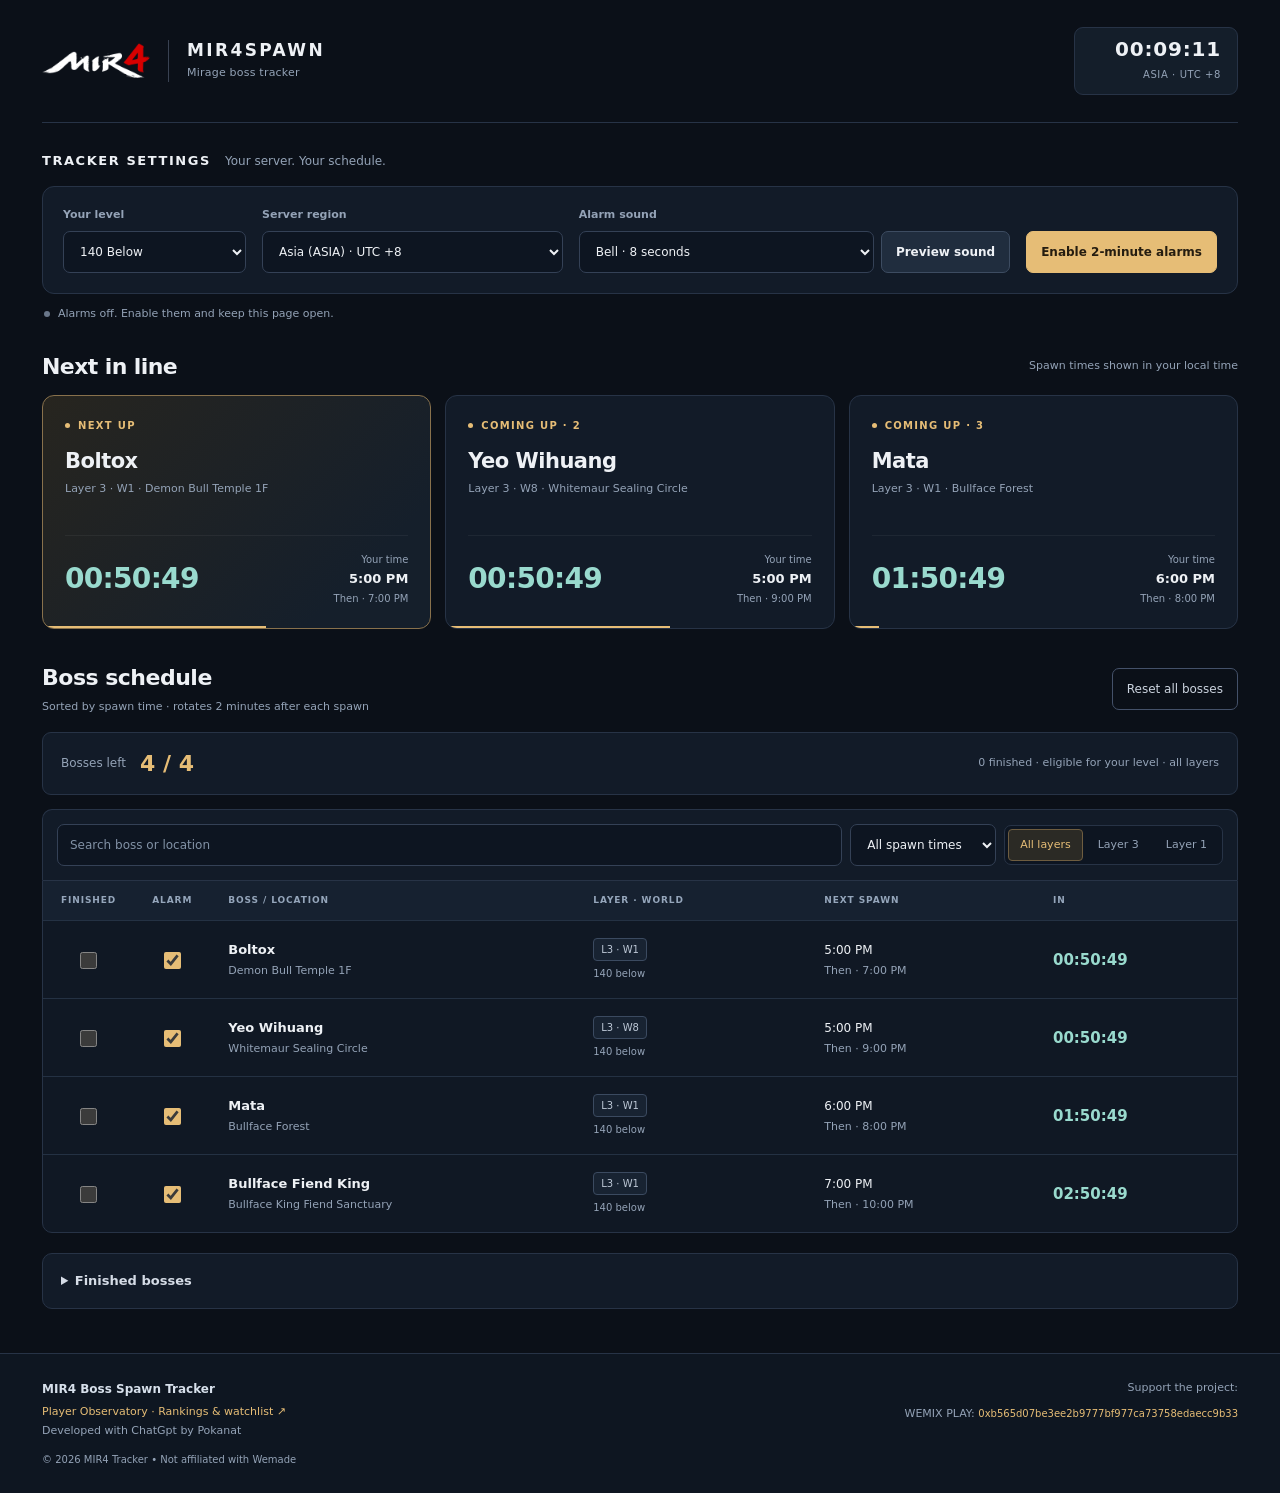
<file: docs/index.html>
<!doctype html>
<html lang="en">
<head>
  <meta charset="utf-8">
  <meta name="viewport" content="width=device-width, initial-scale=1">
  <meta name="theme-color" content="#0a1424">
  <meta name="description" content="MIR4 Mirage boss spawn countdowns and two-minute browser alarms.">
  <title>Mir4Spawn — Mirage boss timers</title>
  <link rel="icon" type="image/png" href="[data-uri]">
  <style>
:root{color-scheme:dark;--bg:#0b1018;--panel:#121b28;--panel2:#192536;--line:#273346;--text:#eef1f5;--muted:#94a3b7;--gold:#e6bd76;--cyan:#99dace;--green:#99dace;--red:#ff9b92;font-family:Inter,ui-sans-serif,system-ui,-apple-system,BlinkMacSystemFont,"Segoe UI",sans-serif}
*{box-sizing:border-box}body{margin:0;background:var(--bg);color:var(--text);font-size:15px;line-height:1.5}button,input,select{font:inherit}button,select,input{color:inherit}button{cursor:pointer}button,input,select,a,summary{-webkit-tap-highlight-color:transparent}button:focus-visible,input:focus-visible,select:focus-visible,a:focus-visible,summary:focus-visible{outline:2px solid var(--gold);outline-offset:4px}a{color:var(--gold);text-decoration:none}button{transition:background .15s,border-color .15s,transform .15s}button:active{transform:translateY(1px)}.shell{max-width:1260px;margin:auto;padding:0 32px 44px}
.top{display:flex;align-items:center;justify-content:space-between;gap:24px;padding:27px 0;border-bottom:1px solid var(--line)}.brand{display:flex;align-items:center;gap:18px}.mir4-logo{width:108px;height:auto;object-fit:contain;flex-shrink:0}.brand>div{border-left:1px solid #394252;padding-left:18px}.brand h1{font-size:17px;letter-spacing:.14em;line-height:1.2;text-transform:uppercase;margin:0;font-weight:750}.brand small{display:block;color:var(--muted);font-size:11px;margin-top:5px;letter-spacing:.02em}.clock{background:#141e2a;border:1px solid var(--line);border-radius:9px;padding:9px 16px;min-width:164px;text-align:right;font-variant-numeric:tabular-nums}.clock strong{font-size:20px;letter-spacing:.04em;font-weight:600;display:block;line-height:1.25}.clock span{color:var(--muted);font-size:10px;letter-spacing:.06em}
.heading{margin:28px 0 0}.heading-copy{display:flex;align-items:baseline;gap:14px;margin-bottom:16px}.heading h2{font-size:13px;text-transform:uppercase;letter-spacing:.12em;margin:0;font-weight:650}.heading p{margin:0;color:var(--muted);font-size:12px}.settings{display:grid;grid-template-columns:minmax(110px,.7fr) minmax(180px,1.15fr) minmax(270px,1.65fr) auto;align-items:end;gap:16px;padding:20px;background:var(--panel);border:1px solid var(--line);border-radius:12px}.setting-field{display:flex;flex-direction:column;gap:7px;min-width:0}.settings label{font-size:11px;font-weight:600;color:var(--muted)}.settings select,.search,.spawn-window{background:#0d1521;border:1px solid #344156;border-radius:7px;padding:10px 12px;color:var(--text);min-height:42px}.settings select{width:100%;min-width:0;font-size:12px;height:42px}.settings select:hover,.search:hover,.spawn-window:hover{border-color:#6e7c8e}.sound-choice{display:flex;gap:7px;min-width:0}.sound-choice select{flex:1}.sound-preview,.alarm,.reset{min-height:42px;white-space:nowrap;border-radius:7px;padding:10px 14px;font-size:12px;font-weight:600}.sound-preview{background:#202d3e;border:1px solid #3d4c61}.sound-preview:hover{background:#2c3d52}.alarm{border:1px solid var(--gold);background:var(--gold);color:#251d10}.alarm:hover{background:#f0ce95}.alarm.enabled{background:#19362e;border-color:#387461;color:#a8e0c6}.status{display:flex;align-items:center;gap:8px;font-size:11px;color:var(--muted);margin:12px 2px 27px;min-height:17px}.dot{width:6px;height:6px;background:#6a778a;border-radius:50%;flex-shrink:0}.status.active .dot{background:var(--green);box-shadow:0 0 0 3px #99dace14}
.upcoming-heading{display:flex;justify-content:space-between;align-items:center;margin:0 0 12px}.upcoming-heading h2{font-size:22px;letter-spacing:-.6px;font-weight:600;margin:0}.upcoming-heading span{font-size:11px;color:var(--muted)}.upcoming{display:grid;grid-template-columns:repeat(3,minmax(0,1fr));gap:14px}.card{border:1px solid var(--line);border-radius:12px;background:var(--panel);padding:22px;min-width:0;position:relative;overflow:hidden}.card:first-child{border-color:#88714c;background:linear-gradient(135deg,#27251f 0%,#151f2b 80%)}.rank{font-size:10px;text-transform:uppercase;letter-spacing:.13em;color:var(--gold);font-weight:650;display:flex;align-items:center;gap:8px}.rank::before{content:'';width:5px;height:5px;border-radius:50%;background:currentColor}.card h3{font-size:21px;letter-spacing:-.5px;font-weight:600;line-height:1.25;margin:15px 0 6px}.place{font-size:11px;color:var(--muted);line-height:1.6;min-height:35px}.bottom{display:flex;align-items:center;justify-content:space-between;gap:10px;margin-top:20px;padding-top:16px;border-top:1px solid #ffffff0d}.count{font-size:28px;letter-spacing:-.7px;font-weight:550;color:var(--cyan);font-variant-numeric:tabular-nums;white-space:nowrap}.at{font-size:10px;text-align:right;color:var(--muted)}.at b{display:block;color:var(--text);font-size:13px;font-weight:550;margin-top:2px}.spawn-following{display:block;margin-top:4px;font-size:11px;font-weight:400;line-height:1.4;color:var(--muted)}.card .spawn-following{font-size:10px}.bar{position:absolute;bottom:0;left:0;height:2px;background:var(--gold);transition:width 1s linear}
.section-head{display:flex;align-items:center;justify-content:space-between;gap:20px;margin:32px 0 16px}.section-head h2{font-size:22px;letter-spacing:-.5px;font-weight:600;margin:0}.section-head p{font-size:11px;color:var(--muted);margin:5px 0 0}.section-head #finished-count{font-size:12px;letter-spacing:0;font-weight:400}.tools{display:flex;gap:8px;align-items:center;flex-wrap:wrap;padding:14px;border:1px solid var(--line);border-bottom:0;border-radius:10px 10px 0 0;background:var(--panel)}.search{font-size:12px;flex:1;min-width:180px}.search::placeholder{color:#8292a6}.spawn-window{font-size:12px}.filters{display:flex;gap:3px;padding:3px;background:#0d1521;border:1px solid var(--line);border-radius:7px}.filter{font-size:11px;background:transparent;color:var(--muted);border:1px solid transparent;border-radius:4px;padding:7px 11px;white-space:nowrap}.filter:hover{color:var(--text)}.filter[aria-pressed=true]{color:var(--gold);background:#2b2a25;border-color:#6e5d40}.reset{background:transparent;border:1px solid #445169;color:#ccd4df;font-weight:500}.reset:hover{background:#263346;border-color:#758297}.table-wrap{overflow-x:auto;border:1px solid var(--line);border-radius:0 0 10px 10px;background:#101824}table{width:100%;border-collapse:collapse;text-align:left;min-width:750px}th{background:#162130;color:#95a6bb;font-size:9px;font-weight:650;letter-spacing:.1em;text-transform:uppercase;padding:13px 18px}td{padding:17px 18px;border-top:1px solid #243143;font-size:12px}tr:hover td{background:#182332}.boss{font-size:13px;font-weight:600;color:var(--text)}.loc{color:var(--muted);font-size:11px}.boss+.loc{margin-top:3px}.tag{display:inline-block;padding:3px 7px;font-size:10px;color:#bdc8d6;border:1px solid #3b4a60;background:#182332;border-radius:4px;white-space:nowrap}.tag+.loc{display:block;margin-top:5px;font-size:10px}.spawn{white-space:nowrap;font-variant-numeric:tabular-nums}.next{white-space:nowrap;font-size:15px;font-weight:550;color:var(--cyan);font-variant-numeric:tabular-nums}.on{accent-color:var(--gold);width:17px;height:17px;cursor:pointer;vertical-align:middle;margin:0}.empty{text-align:center;color:var(--muted);padding:35px 20px;font-size:13px}.finished-section{margin-top:20px;border:1px solid var(--line);border-radius:10px;background:var(--panel);padding:0 18px}.finished-section summary{cursor:pointer;padding:17px 0;color:#d5dce6;font-size:13px;font-weight:550}.finished-section summary span{color:var(--muted);font-weight:400;font-size:11px;margin-left:10px}.finished-hint{color:var(--muted);font-size:11px;margin:0 0 14px}.finished-list{display:grid;grid-template-columns:repeat(auto-fit,minmax(min(100%,270px),1fr));gap:10px;padding-bottom:18px}.finished-boss{display:flex;align-items:flex-start;gap:11px;padding:13px;border:1px solid var(--line);border-radius:7px;background:#0e1825;cursor:pointer}.finished-boss:hover{background:var(--panel2)}.finished-boss input{margin-top:3px;flex-shrink:0}.finished-boss strong{display:block;font-size:12px;font-weight:600}.finished-boss .loc{display:block;margin-top:4px}.finished-list .empty{grid-column:1/-1;padding:15px;border:1px dashed var(--line);border-radius:7px;font-size:12px}.spawn-soon td{border-top-color:#873742}.flash-red td{background:#662331!important}.card.spawn-soon{border-color:#ce5e6c}.card.flash-red{background:#662331}
.site-footer{border-top:1px solid var(--line);background:#0e1621;color:var(--muted);padding:25px 32px;font-size:11px;line-height:1.7}.footer-inner{max-width:1196px;margin:auto;display:flex;justify-content:space-between;gap:30px}.footer-credit p,.footer-support p{margin:0}.footer-title{color:#d7e0eb;font-size:12px;font-weight:650;margin-bottom:4px!important}.footer-credit .copyright{font-size:10px;margin-top:10px}.footer-support{text-align:right;max-width:400px}.footer-support .wallet{margin-top:8px;overflow-wrap:anywhere}.wallet-address{font-size:10px;color:var(--gold)}.toast{position:fixed;right:20px;bottom:20px;max-width:min(390px,calc(100vw - 40px));padding:20px;border:1px solid #b89254;border-radius:12px;background:#202735;box-shadow:0 12px 50px #0008;z-index:5;display:none;font-size:13px}.toast.show{display:block}.toast b{display:block;color:var(--gold);margin-bottom:7px;font-size:15px}.toast-stop{display:block;width:100%;margin-top:15px;padding:10px 15px;background:var(--gold);border:0;border-radius:6px;color:#251d10;font-weight:650;font-size:12px}
@media(min-width:1000px){th:nth-child(1),th:nth-child(2),td:nth-child(1),td:nth-child(2){width:64px;text-align:center}}
@media(max-width:1050px){.settings{grid-template-columns:1fr 1fr;gap:16px}.alarm{width:100%}.card{padding:18px}.count{font-size:24px}.card h3{font-size:19px}.card .bottom{align-items:flex-start;flex-direction:column;gap:8px}.card .at{text-align:left}.card .at b{display:inline;margin-left:6px}.card .spawn-following{display:inline;margin-left:8px}.tools .search{flex-basis:250px}}
@media(max-width:700px){.shell{padding:0 16px 28px}.top{padding:20px 0;gap:14px}.mir4-logo{width:77px}.brand{gap:11px}.brand>div{padding-left:11px}.brand h1{font-size:13px;letter-spacing:.08em}.brand small{font-size:9px}.clock{min-width:118px;padding:7px 10px}.clock strong{font-size:17px}.clock span{font-size:8px}.heading{margin-top:22px}.heading-copy{justify-content:space-between;gap:8px}.heading h2{font-size:11px}.heading p{font-size:10px}.settings{gap:13px;padding:15px;border-radius:10px}.setting-field:nth-child(3){grid-column:1/-1}.alarm{grid-column:1/-1}.settings select{font-size:12px}.status{line-height:1.5;align-items:flex-start;margin:11px 0 23px}.status .dot{margin-top:5px}.upcoming-heading h2,.section-head h2{font-size:20px}.upcoming-heading span{font-size:10px}.upcoming{grid-template-columns:1fr;gap:10px}.card{padding:17px 19px}.card h3{font-size:20px;margin:10px 0 4px}.place{min-height:0;font-size:11px}.card .bottom{flex-direction:row;align-items:center;gap:10px;margin-top:13px;padding-top:12px}.card .at{text-align:right}.card .at b{display:block;margin-left:0}.card .spawn-following{display:block;margin-left:0}.count{font-size:27px}.section-head{margin-top:27px;align-items:flex-start;gap:10px}.section-head .reset{font-size:11px;min-height:36px;padding:8px 10px}.tools{padding:12px;gap:9px;border-radius:9px 9px 0 0}.tools .search{flex-basis:100%;min-width:0;width:100%}.spawn-window{flex:1;min-width:0;padding:10px 8px;font-size:11px}.filters{flex-shrink:0}.filter{padding:7px 8px;font-size:10px}.table-wrap{overflow:visible;border:0;border-radius:0;background:transparent}table{display:block;min-width:0}thead{display:none}tbody{display:grid;gap:10px}tr{display:grid;grid-template-columns:minmax(0,1fr) minmax(0,1fr);background:var(--panel);border:1px solid var(--line);border-radius:9px;overflow:hidden;padding:16px;gap:0 12px}tr:first-child{border-radius:0 0 9px 9px}td{border:0;padding:0;min-width:0}tr:hover td{background:transparent}.boss-cell{grid-column:1/-1;order:1}.boss{font-size:15px}.boss+.loc{font-size:11px;margin-top:4px}.meta-cell{order:2;grid-column:1/-1;margin:10px 0 15px}.tag{font-size:9px;padding:2px 6px}.tag+.loc{display:inline;margin-left:7px;font-size:10px}.spawn{order:3;font-size:13px;padding-top:12px;border-top:1px solid var(--line)}.next{order:4;text-align:right;font-size:20px;padding-top:12px;border-top:1px solid var(--line)}.spawn::before{content:'NEXT SPAWN · YOUR TIME';display:block;font-size:8px;letter-spacing:.08em;color:var(--muted);margin-bottom:5px}.next::before{content:'COUNTDOWN';display:block;font-size:8px;letter-spacing:.08em;color:var(--muted);margin-bottom:5px;font-weight:400}.finish-cell{order:5;margin-top:16px;padding-top:12px;border-top:1px solid var(--line)}.alarm-cell{order:6;text-align:right;margin-top:16px;padding-top:12px;border-top:1px solid var(--line)}.finish-cell::before{content:'Finished';color:var(--muted);font-size:11px;margin-right:10px}.alarm-cell::before{content:'Alarm';color:var(--muted);font-size:11px;margin-right:10px}.on{width:18px;height:18px}.spawn-following{font-size:10px}.spawn-soon{border-color:#a34d5a}.flash-red{background:#662331}.flash-red td{background:transparent!important}.finished-section{padding:0 14px}.finished-section summary span{display:none}.finished-list{grid-template-columns:1fr}.site-footer{padding:22px 16px}.footer-inner{flex-direction:column;gap:18px}.footer-support{text-align:left}.footer-support .wallet{margin-top:3px}}
@media(max-width:380px){.mir4-logo{width:66px}.brand h1{font-size:11px}.brand small{font-size:8px}.clock{min-width:105px}.clock strong{font-size:15px}.heading p{display:none}.filters{width:100%;justify-content:stretch}.filter{flex:1}.spawn-window{width:100%}}
@media(prefers-reduced-motion:reduce){*,*::before,*::after{transition:none!important}.spawn-soon td{background:#542431!important}.card.spawn-soon{background:#542431}@media(max-width:700px){.spawn-soon{background:#542431}.spawn-soon td{background:transparent!important}}}
    .boss-progress{display:flex;align-items:center;justify-content:space-between;gap:12px;flex-wrap:wrap;margin:0 0 14px;padding:14px 18px;border:1px solid var(--line);border-radius:9px;background:var(--panel)}.boss-progress-main{display:flex;align-items:center;gap:14px}.boss-progress-label{font-size:12px;color:var(--muted)}.boss-progress strong{font-size:22px;font-weight:650;color:var(--gold);font-variant-numeric:tabular-nums}.boss-progress-detail{font-size:11px;color:var(--muted)}
  </style>
</head>
<body>
<main class="shell">
  <header class="top"><div class="brand"><img class="mir4-logo" src="[data-uri]" alt="MIR4" width="135" height="44"><div><h1>Mir4Spawn</h1><small>Mirage boss tracker</small></div></div><div class="clock"><strong id="server-clock">--:--:--</strong><span id="clock-label">Server time</span></div></header>
  <div class="heading">
    <div class="heading-copy"><h2>Tracker settings</h2><p>Your server. Your schedule.</p></div>
    <div class="settings" role="group" aria-label="Spawn and alarm settings">
      <div class="setting-field"><label for="level">Your level</label><select id="level" aria-label="Your level"><option value="140">140 Below</option></select></div>
      <div class="setting-field"><label for="timezone">Server region</label><select id="timezone" aria-label="Server region and timezone"></select></div>
      <div class="setting-field"><label for="sound">Alarm sound</label><div class="sound-choice"><select id="sound" aria-label="Alarm sound"><option value="bell">Bell · 8 seconds</option><option value="chime">Chime · 12 seconds</option><option value="siren">Siren · 15 seconds</option><option value="pulse">Urgent pulse · 18 seconds</option><option value="arcade">Arcade alert · 20 seconds</option><option value="horn">War horn · 18 seconds</option><option value="gong">Temple gong · 16 seconds</option><option value="radar">Radar alarm · 20 seconds</option><option value="fanfare">Fanfare · 14 seconds</option><option value="rapid">Rapid alert · 24 seconds</option></select><button class="sound-preview" id="preview-sound" type="button">Preview sound</button></div></div>
      <button class="alarm" id="alarm-button" type="button">Enable 2-minute alarms</button>
    </div>
  </div>
  <div class="status" id="alarm-status" role="status"><span class="dot"></span><span>Alarms off. Enable them and keep this page open.</span></div>
  <div class="upcoming-heading"><h2>Next in line</h2><span>Spawn times shown in your local time</span></div>
  <section class="upcoming" id="upcoming" aria-label="Upcoming bosses"></section>
  <div class="section-head"><div><h2>Boss schedule</h2><p>Sorted by spawn time · rotates 2 minutes after each spawn</p></div><button class="reset" id="reset" type="button">Reset all bosses</button></div>
  <div class="boss-progress" role="status" aria-live="polite" aria-atomic="true"><div class="boss-progress-main"><span class="boss-progress-label">Bosses left</span><strong id="boss-progress-count">— / —</strong></div><span class="boss-progress-detail" id="boss-progress-detail">Based on your selected level · all layers</span></div>
  <div class="tools"><input class="search" id="search" type="search" placeholder="Search boss or location" aria-label="Search boss or location"><select class="spawn-window" id="spawn-window" aria-label="Filter by spawn time"><option value="all">All spawn times</option><option value="2">Next 2 minutes</option><option value="10">Next 10 minutes</option><option value="30">Next 30 minutes</option><option value="60">Next hour</option></select><div class="filters" id="filters" aria-label="Filter by layer"><button class="filter" data-layer="all" aria-pressed="true">All layers</button><button class="filter" data-layer="3" aria-pressed="false">Layer 3</button><button class="filter" data-layer="1" aria-pressed="false">Layer 1</button></div></div>
  <div class="table-wrap"><table><thead><tr><th scope="col">Finished</th><th scope="col">Alarm</th><th scope="col">Boss / location</th><th scope="col">Layer · world</th><th scope="col">Next spawn</th><th scope="col">In</th></tr></thead><tbody id="rows"></tbody></table><div class="empty" id="empty" hidden>No bosses to show. Reset all bosses to bring them back.</div></div>
  <details class="finished-section">
    <summary id="finished-title">Finished bosses <span class="loc" id="finished-count"></span></summary>
    <p class="finished-hint">Uncheck a boss to restore it. Your current filters still apply.</p>
    <div class="finished-list" id="finished-list"></div>
  </details>
</main>
<footer class="site-footer">
  <div class="footer-inner">
    <div class="footer-credit">
      <p class="footer-title">MIR4 Boss Spawn Tracker</p>
      <p><a href="./players/" style="color:var(--gold,#d9b877)">Player Observatory · Rankings &amp; watchlist ↗</a></p>
      <p>Developed with ChatGpt by Pokanat</p>
      <p class="copyright">© <span id="copyright-year"></span> MIR4 Tracker • Not affiliated with Wemade</p>
    </div>
    <div class="footer-support">
      <p>Support the project:</p>
      <p class="wallet">WEMIX PLAY: <span class="wallet-address">0xb565d07be3ee2b9777bf977ca73758edaecc9b33</span></p>
    </div>
  </div>
</footer>
<div class="toast" id="toast" role="alert"></div>
<script>
  // Times transcribed from the supplied Mirage Weekly Spawns image. 12 means 00/12.
  const bosses = [
    [3,'W1','140 below','Bullface Forest','Mata','2:00 / 4:00 / 6:00 / 8:00 / 10:00 / 12:00'],
    [3,'W1','140 below','Demon Bull Temple 1F','Boltox','1:00 / 3:00 / 5:00 / 7:00 / 9:00 / 11:00'],
    [3,'W1','140 below','Bullface King Fiend Sanctuary','Bullface Fiend King','3:00 / 6:00 / 9:00 / 12:00'],
    [3,'W8','140 below','Whitemaur Sealing Circle','Yeo Wihuang','1:00 / 5:00 / 9:00'],
    [3,'W7','141+','Taehyuls Garden','Taehyul','1:00 / 3:00 / 5:00 / 7:00 / 9:00 / 11:00'],
    [3,'W7','141+','Demon Cult Hall','Yiun','2:00 / 5:00 / 8:00 / 11:00'],
    [3,'W4','141+','Phantasia Desert','Nefariox Obdurate Zenith','2:00 / 4:00 / 6:00 / 8:00 / 10:00 / 12:00'],
    [3,'W4','141+','Overlord Sealing Circle','Kurilaica','3:00 / 6:00 / 9:00 / 12:00'],
    [3,'W2','143+','Redmoon Mountain','Juhui','2:30 / 5:30 / 8:30 / 11:30'],
    [3,'W5','143+','Great Sabuk Wall','Faluk','3:30 / 6:30 / 9:30 / 12:30'],
    [3,'W5','143+','Illusion Temple','Tale Warper Fiend','1:30 / 4:30 / 7:30 / 10:30'],
    [3,'W3','150+','Nefariox Necropolis','Tombeast Gyo','2:30 / 8:30'],
    [3,'W3','150+','Viperbeast Plain','Dusk Armado Emperor','1:30 / 3:30 / 5:30 / 7:30 / 9:30 / 11:30'],
    [3,'W3','150+','Rockcut Tomb','Boodo','3:30 / 9:30'],
    [3,'W3','150+','Rockcut Tomb','Mara','2:30 / 5:30 / 8:30 / 11:30'],
    [3,'W6','150+','Bincheon Town','Sura','4:30 / 10:30'],
    [3,'W6','150+','Bincheon Town','Mokgang','2:30 / 4:30 / 6:30 / 8:30 / 10:30 / 12:30'],
    [3,'W6','150+','Phantom Woods','Wuihan','5:30 / 11:30'],
    [3,'W6','150+','Bincheon Labyrinth','Obscene Yeticlops','6:30 / 12:30'],
    [3,'W6','150+','Demoniac Mine Deep Area','Transformed Hong Yeom','1:30 / 3:30 / 5:30 / 7:30 / 9:30 / 11:30'],
    [1,'W1','155+','Unseo Town','Jihwa','2:30 / 5:30 / 8:30 / 11:30'],
    [1,'W1','155+','Seven Valleys Mountain','Nighteyes Yaksha','3:30 / 9:30'],
    [1,'W1','155+','Seven Valleys Mountain','Black Carapace Dusk Armado','3:30 / 6:30 / 9:30 / 12:30'],
    [1,'W1','155+','Roaring Flame Island','Bulhu','4:30 / 10:30'],
    [1,'W2','155+','Nine Dragon Ice Field','Guemugwang','5:30 / 11:30'],
    [1,'W2','155+','Underground Jail','Do Maeongryong','6:30 / 12:30'],
    [1,'W2','155+','Underground Jail','Molgrash','1:30 / 4:30 / 7:30 / 10:30'],
    [1,'W2','155+','Nine Dragon Palace','Wi Gwangryeong','2:30 / 5:30 / 8:30 / 11:30'],
    [1,'W3','158+','Primal Nefariox Ruins','Krog','1:30 / 7:30'],
    [1,'W3','158+','Frozen Gorage','Kelis','2:30 / 8:30'],
    [1,'W3','158+','Frozen Gorage','Talasa','2:30 / 5:30 / 8:30 / 11:30'],
    [1,'W3','158+',"Ancient One's Old Castle",'Barkas','3:30 / 9:30'],
    [1,'W3','158+',"Hydra's Temple",'Morg','4:30 / 10:30'],
    [1,'W3','158+',"Hydra's Temple",'Bargan','3:30 / 6:30 / 9:30 / 12:30'],
    [1,'W3','158+',"Hydra's Depths",'Bordo','5:30 / 11:30']
  ].map(([layer,world,level,location,name,times],id)=>({id,layer,world,level,location,name,times:times.split(' / ').map(t=>{const [h,m]=t.split(':').map(Number);return (h%12)*60+m})}));
  const $=id=>document.getElementById(id), tz=$('timezone'), levelSelect=$('level'), soundSelect=$('sound'), windowSelect=$('spawn-window'), pref='mir4spawn-v1';
  let saved={};try{saved=JSON.parse(localStorage.getItem(pref)||'{}')}catch{}
  let offset=Number.isFinite(+saved.offset)?+saved.offset:8, muted=new Set(Array.isArray(saved.muted)?saved.muted:[]), finished=new Set(Array.isArray(saved.finished)?saved.finished.filter(id=>Number.isInteger(id)&&id>=0&&id<bosses.length):[]), enabled=false, layer='all', audio, lastTick=Date.now(), fired=new Set(), activeSound=new Set(), previewTimer, toastTimer, notificationWorker;
  const levelRequirements=[...new Set(bosses.map(b=>parseInt(b.level,10)).filter(n=>Number.isFinite(n)&&n>140))].sort((a,b)=>a-b);
  for(const level of levelRequirements){const opt=document.createElement('option');opt.value=level;opt.textContent=`${level}+`;levelSelect.append(opt)}
  const savedLevel=saved.level==='all'?Infinity:Number(saved.level);
  levelSelect.value=String([140,...levelRequirements].filter(n=>n<=savedLevel).pop()||140);
  soundSelect.value=['bell','chime','siren','pulse','arcade','horn','gong','radar','fanfare','rapid'].includes(saved.sound)?saved.sound:'bell';
  windowSelect.value=['all','2','10','30','60'].includes(saved.spawnWindow)?saved.spawnWindow:'all';
  const serverRegions=[['Asia','ASIA',8],['India Mena','IM',6],['Europe','EU',2],['South America','SA',-3],['North America','NA',-4]];
  if(!serverRegions.some(r=>r[2]===offset))offset=8;
  for(const [region,code,utc] of serverRegions){const opt=document.createElement('option');opt.value=utc;opt.textContent=`${region} (${code}) · UTC ${utc<0?'−':'+'}${Math.abs(utc)}`;tz.append(opt)}tz.value=String(offset);
  const esc=s=>String(s).replace(/[&<>"']/g,c=>({'&':'&amp;','<':'&lt;','>':'&gt;','"':'&quot;',"'":'&#39;'}[c]));
  const save=()=>{try{localStorage.setItem(pref,JSON.stringify({offset,level:levelSelect.value,sound:soundSelect.value,spawnWindow:windowSelect.value,muted:[...muted],finished:[...finished]}))}catch{}};
  const eligible=b=>b.level==='140 below'||parseInt(b.level,10)<=+levelSelect.value;
  const nextAt=(boss,now)=>{const shifted=now+offset*3600000, day=Math.floor(shifted/86400000)*86400000;let best=Infinity;for(const m of boss.times)for(const half of [0,720]){const at=day+(m+half)*60000-offset*3600000;if(at>now && at<best)best=at}if(best===Infinity){for(const m of boss.times){const at=day+86400000+m*60000-offset*3600000;if(at<best)best=at}}return best};
  const lastAt=(boss,now)=>{const shifted=now+offset*3600000, day=Math.floor(shifted/86400000)*86400000;let best=-Infinity;for(const m of boss.times)for(const half of [0,720])for(const d of [-1,0]){const at=day+d*86400000+(m+half)*60000-offset*3600000;if(at<=now&&at>best)best=at}return best};
  const countdown=ms=>{const s=Math.max(0,Math.ceil(ms/1000));return `${String(Math.floor(s/3600)).padStart(2,'0')}:${String(Math.floor(s%3600/60)).padStart(2,'0')}:${String(s%60).padStart(2,'0')}`};
  const isSpawnSoon=(at,now)=>at>now&&at-now<=600000;
  const spawnClass=(at,now)=>isSpawnSoon(at,now)?` spawn-soon${Math.floor(now/1000)%2===0?' flash-red':''}`:'';
  const atLocal=ts=>new Intl.DateTimeFormat(undefined,{hour:'numeric',minute:'2-digit',hour12:true}).format(ts);
  const followingSpawnTime=(boss,at,now)=>{const following=nextAt(boss,at),otherDay=new Date(following).toDateString()!==new Date(now).toDateString();return atLocal(following)+(otherDay?' · '+new Intl.DateTimeFormat(undefined,{month:'short',day:'numeric'}).format(following):'')};
  const sounds={
    bell:{seconds:8,step:.4,notes:[784,988,1175,988],type:'sine',volume:.34},
    chime:{seconds:12,step:.55,notes:[1047,784,659,523,659],type:'triangle',volume:.30},
    siren:{seconds:15,step:.8,notes:[620,980],type:'sawtooth',volume:.24},
    pulse:{seconds:18,step:.26,notes:[880,880,0,1100,1100,0],type:'square',volume:.32},
    arcade:{seconds:20,step:.24,notes:[440,660,880,660,990,1320,880,0],type:'triangle',volume:.30},
    horn:{seconds:18,step:.6,notes:[220,294,330,294],type:'sawtooth',volume:.27},
    gong:{seconds:16,step:.75,notes:[392,196,294,196],type:'sine',volume:.34},
    radar:{seconds:20,step:.45,notes:[660,880,1100,0],type:'square',volume:.28},
    fanfare:{seconds:14,step:.38,notes:[523,659,784,1047,784,0],type:'triangle',volume:.32},
    rapid:{seconds:24,step:.2,notes:[740,0,988,0,1175,0,988,0],type:'sawtooth',volume:.27}
  };
  function stopSound(){clearTimeout(previewTimer);for(const o of activeSound){try{o.stop()}catch{}}activeSound.clear();$('preview-sound').textContent='Preview sound'}
  async function ensureAudio(){try{const Context=window.AudioContext||window.webkitAudioContext;if(!Context)return false;audio=audio||new Context();await audio.resume();return true}catch{return false}}
  function playSound(){if(!audio||audio.state!=='running')return 0;stopSound();const s=sounds[soundSelect.value],start=audio.currentTime+.03,volume=Math.min(s.volume*1.5,.55);for(let n=0;n<s.seconds/s.step;n++){const at=start+n*s.step,f=s.notes[n%s.notes.length];if(!f)continue;const o=audio.createOscillator(),g=audio.createGain();o.type=s.type;o.frequency.setValueAtTime(f,at);if(soundSelect.value==='siren')o.frequency.linearRampToValueAtTime(f===620?980:620,at+s.step*.85);g.gain.setValueAtTime(.001,at);g.gain.linearRampToValueAtTime(volume,at+.035);g.gain.exponentialRampToValueAtTime(.001,at+s.step*.88);o.connect(g).connect(audio.destination);o.onended=()=>activeSound.delete(o);activeSound.add(o);o.start(at);o.stop(at+s.step*.9)}return s.seconds*1000}
  function dismissAlarm(){stopSound();clearTimeout(toastTimer);$('toast').classList.remove('show')}
  async function notifySystem(names,ids){if(!('Notification'in window)||Notification.permission!=='granted')return;const tag='mir4-'+ids.join('-');if(notificationWorker?.active){try{await notificationWorker.showNotification('MIR4 boss in 2 minutes',{body:names,tag,actions:[{action:'stop',title:'Stop alarm'}]});return}catch{}}try{const n=new Notification('MIR4 boss in 2 minutes',{body:names,tag});n.onclick=()=>{dismissAlarm();window.focus();n.close()}}catch{}}
  function showAlarm(items){const duration=playSound(),names=items.map(x=>x.name).join(', '),t=$('toast');clearTimeout(toastTimer);t.innerHTML=`<b>Spawning in 2 minutes</b>${esc(names)}<button class="toast-stop" type="button">Stop alarm</button>`;t.classList.add('show');toastTimer=setTimeout(()=>t.classList.remove('show'),Math.max(duration+4000,10000));notifySystem(names,items.map(x=>x.id))}
  function checkAlarms(now){if(!enabled)return;const hits=[];for(const b of bosses){if(muted.has(b.id)||finished.has(b.id)||!eligible(b)||!b.times.length)continue;const at=nextAt(b,lastTick+120000-1),trigger=at-120000,key=b.id+'-'+at;if(trigger>lastTick&&trigger<=now&&at>now&&!fired.has(key)){fired.add(key);hits.push(b)}}if(hits.length)showAlarm(hits);if(fired.size>300)fired.clear()}
  let finishedRenderKey;
  function renderFinished(){const done=bosses.filter(b=>finished.has(b.id)),key=done.map(b=>b.id).join(',');if(key===finishedRenderKey)return;finishedRenderKey=key;$('finished-list').innerHTML=done.length?done.map(b=>`<label class="finished-boss"><input class="on" type="checkbox" checked data-restore="${b.id}" aria-label="Uncheck to restore ${esc(b.name)}"><span><strong>${esc(b.name)}</strong><span class="loc">Layer ${b.layer} · ${esc(b.world)} · ${esc(b.location)}</span></span></label>`).join(''):'<div class="empty">No finished bosses yet.</div>'}
  function renderBossProgress(){const allowed=bosses.filter(eligible),done=allowed.filter(b=>finished.has(b.id)).length,left=allowed.length-done,count=`${left} / ${allowed.length}`,detail=`${done} finished · eligible for your level · all layers`;if($('boss-progress-count').textContent!==count)$('boss-progress-count').textContent=count;if($('boss-progress-detail').textContent!==detail)$('boss-progress-detail').textContent=detail}
  function draw(){renderBossProgress();$('copyright-year').textContent=new Date().getFullYear();const now=Date.now(), upcoming=bosses.filter(b=>eligible(b)&&!finished.has(b.id)).map(b=>({...b,at:nextAt(b,now)})).sort((a,b)=>a.at-b.at||a.name.localeCompare(b.name));const shift=new Date(now+offset*3600000);$('server-clock').textContent=shift.toISOString().slice(11,19);$('clock-label').textContent=`${serverRegions.find(r=>r[2]===offset)[1]} · UTC ${offset<0?'−':'+'}${Math.abs(offset)}`;$('finished-count').textContent=finished.size?`· ${finished.size} finished`:'';
    $('upcoming').innerHTML=upcoming.length?upcoming.slice(0,3).map((b,i)=>`<article class="card${spawnClass(b.at,now)}"><span class="rank">${i===0?'Next up':`Coming up · ${i+1}`}</span><h3>${esc(b.name)}</h3><div class="place">Layer ${b.layer} · ${b.world} · ${esc(b.location)}</div><div class="bottom"><strong class="count">${countdown(b.at-now)}</strong><span class="at">Your time<b>${atLocal(b.at)}</b><small class="spawn-following">Then · ${followingSpawnTime(b,b.at,now)}</small></span></div><div class="bar" style="width:${Math.max(0,100-(b.at-now)/7200000*100)}%"></div></article>`).join(''):'<div class="empty">No timed bosses to show. Reset all bosses to bring them back.</div>';
    const ordered=upcoming.map(b=>{const previous=lastAt(b,now),recent=now-previous<120000;return {...b,recent,rowAt:recent?previous:b.at,refreshAt:previous+120000}}).sort((a,b)=>a.rowAt-b.rowAt||a.name.localeCompare(b.name)),query=$('search').value.trim().toLowerCase(),windowMinutes=windowSelect.value==='all'?Infinity:Number(windowSelect.value),shown=ordered.filter(b=>(layer==='all'||String(b.layer)===layer)&&(b.recent||b.rowAt-now<=windowMinutes*60000)&&`${b.name} ${b.location} ${b.world}`.toLowerCase().includes(query));$('rows').innerHTML=shown.map(b=>`<tr class="${spawnClass(b.rowAt,now).trim()}"><td class="finish-cell"><input class="on" type="checkbox" data-finish="${b.id}" aria-label="Mark ${esc(b.name)} finished"></td><td class="alarm-cell"><input class="on" type="checkbox" data-id="${b.id}" aria-label="Alarm for ${esc(b.name)}" ${muted.has(b.id)?'':'checked'}></td><td class="boss-cell"><div class="boss">${esc(b.name)}</div><div class="loc">${esc(b.location)}</div></td><td class="meta-cell"><span class="tag">L${b.layer} · ${b.world}</span> <span class="loc">${esc(b.level)}</span></td><td class="spawn">${b.recent?`Spawned · ${atLocal(b.rowAt)}`:atLocal(b.rowAt)}<small class="spawn-following">${b.recent?'Next':'Then'} · ${followingSpawnTime(b,b.rowAt,now)}</small></td><td class="next">${b.recent?`Refresh ${countdown(b.refreshAt-now)}`:countdown(b.rowAt-now)}</td></tr>`).join('');$('empty').hidden=shown.length!==0;
    renderFinished();checkAlarms(now);lastTick=now}
  $('alarm-button').addEventListener('click',async()=>{if(enabled){enabled=false;stopSound();$('alarm-button').textContent='Enable 2-minute alarms';$('alarm-button').classList.remove('enabled');$('alarm-status').classList.remove('active');$('alarm-status').lastElementChild.textContent='Alarms off. Enable them and keep this page open.';return}const soundReady=await ensureAudio();if('Notification'in window&&Notification.permission==='default'){try{await Notification.requestPermission()}catch{}}enabled=true;lastTick=Date.now();$('alarm-button').textContent='Alarms on · turn off';$('alarm-button').classList.add('enabled');$('alarm-status').classList.add('active');$('alarm-status').lastElementChild.textContent=soundReady?(('Notification'in window&&Notification.permission==='granted')?'Sound and notifications on. Keep this page open.':'Sound on. Keep this page open for alerts.'):'Sound unavailable in this browser. Keep this page open for on-screen alerts.'});
  if('serviceWorker'in navigator){navigator.serviceWorker.register('./sw.js').then(r=>notificationWorker=r).catch(()=>{});navigator.serviceWorker.addEventListener('message',e=>{if(e.data?.type==='stop-mir4-alarm')dismissAlarm()})}
  $('toast').addEventListener('click',e=>{if(e.target.closest('.toast-stop'))dismissAlarm()});soundSelect.addEventListener('change',()=>{stopSound();save()});$('preview-sound').addEventListener('click',async()=>{if(activeSound.size){stopSound();return}if(!await ensureAudio()){$('alarm-status').lastElementChild.textContent='Sound preview is unavailable in this browser.';return}const duration=playSound();$('preview-sound').textContent='Stop preview';previewTimer=setTimeout(()=>{$('preview-sound').textContent='Preview sound'},duration+100)});
  $('finished-list').addEventListener('change',e=>{if(!e.target.matches('[data-restore]')||e.target.checked)return;finished.delete(Number(e.target.dataset.restore));save();draw()});
  levelSelect.addEventListener('change',()=>{save();fired.clear();draw()});tz.addEventListener('change',()=>{offset=Number(tz.value);save();fired.clear();draw()});windowSelect.addEventListener('change',()=>{save();draw()});$('search').addEventListener('input',draw);$('filters').addEventListener('click',e=>{const b=e.target.closest('[data-layer]');if(!b)return;layer=b.dataset.layer;document.querySelectorAll('.filter').forEach(x=>x.setAttribute('aria-pressed',String(x===b)));draw()});$('rows').addEventListener('change',e=>{if(e.target.matches('[data-finish]')){finished.add(Number(e.target.dataset.finish));save();draw();return}if(!e.target.matches('[data-id]'))return;const id=Number(e.target.dataset.id);if(e.target.checked)muted.delete(id);else muted.add(id);save()});$('reset').addEventListener('click',()=>{finished.clear();save();draw()});document.addEventListener('visibilitychange',()=>{if(!document.hidden){const now=Date.now();checkAlarms(now);lastTick=now;draw()}});draw();setInterval(draw,1000);
</script>
</body>
</html>
</file>
